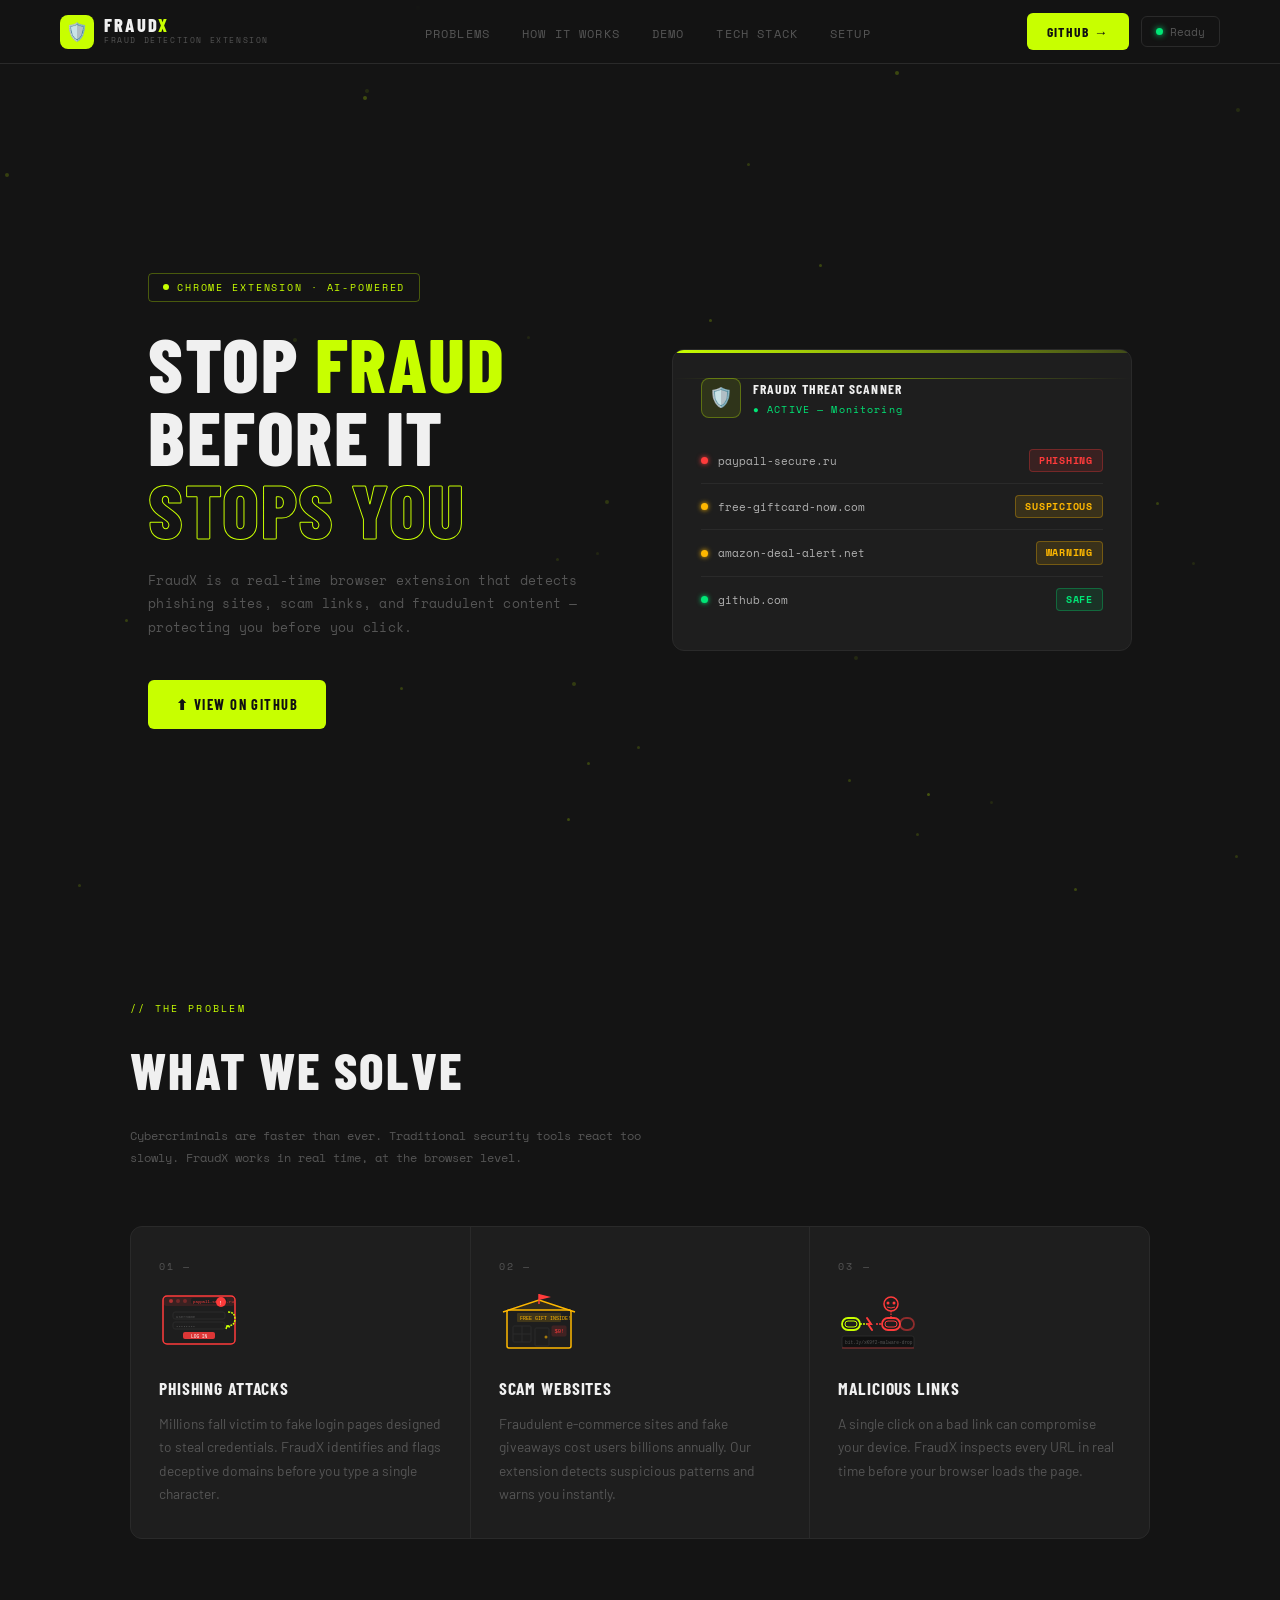
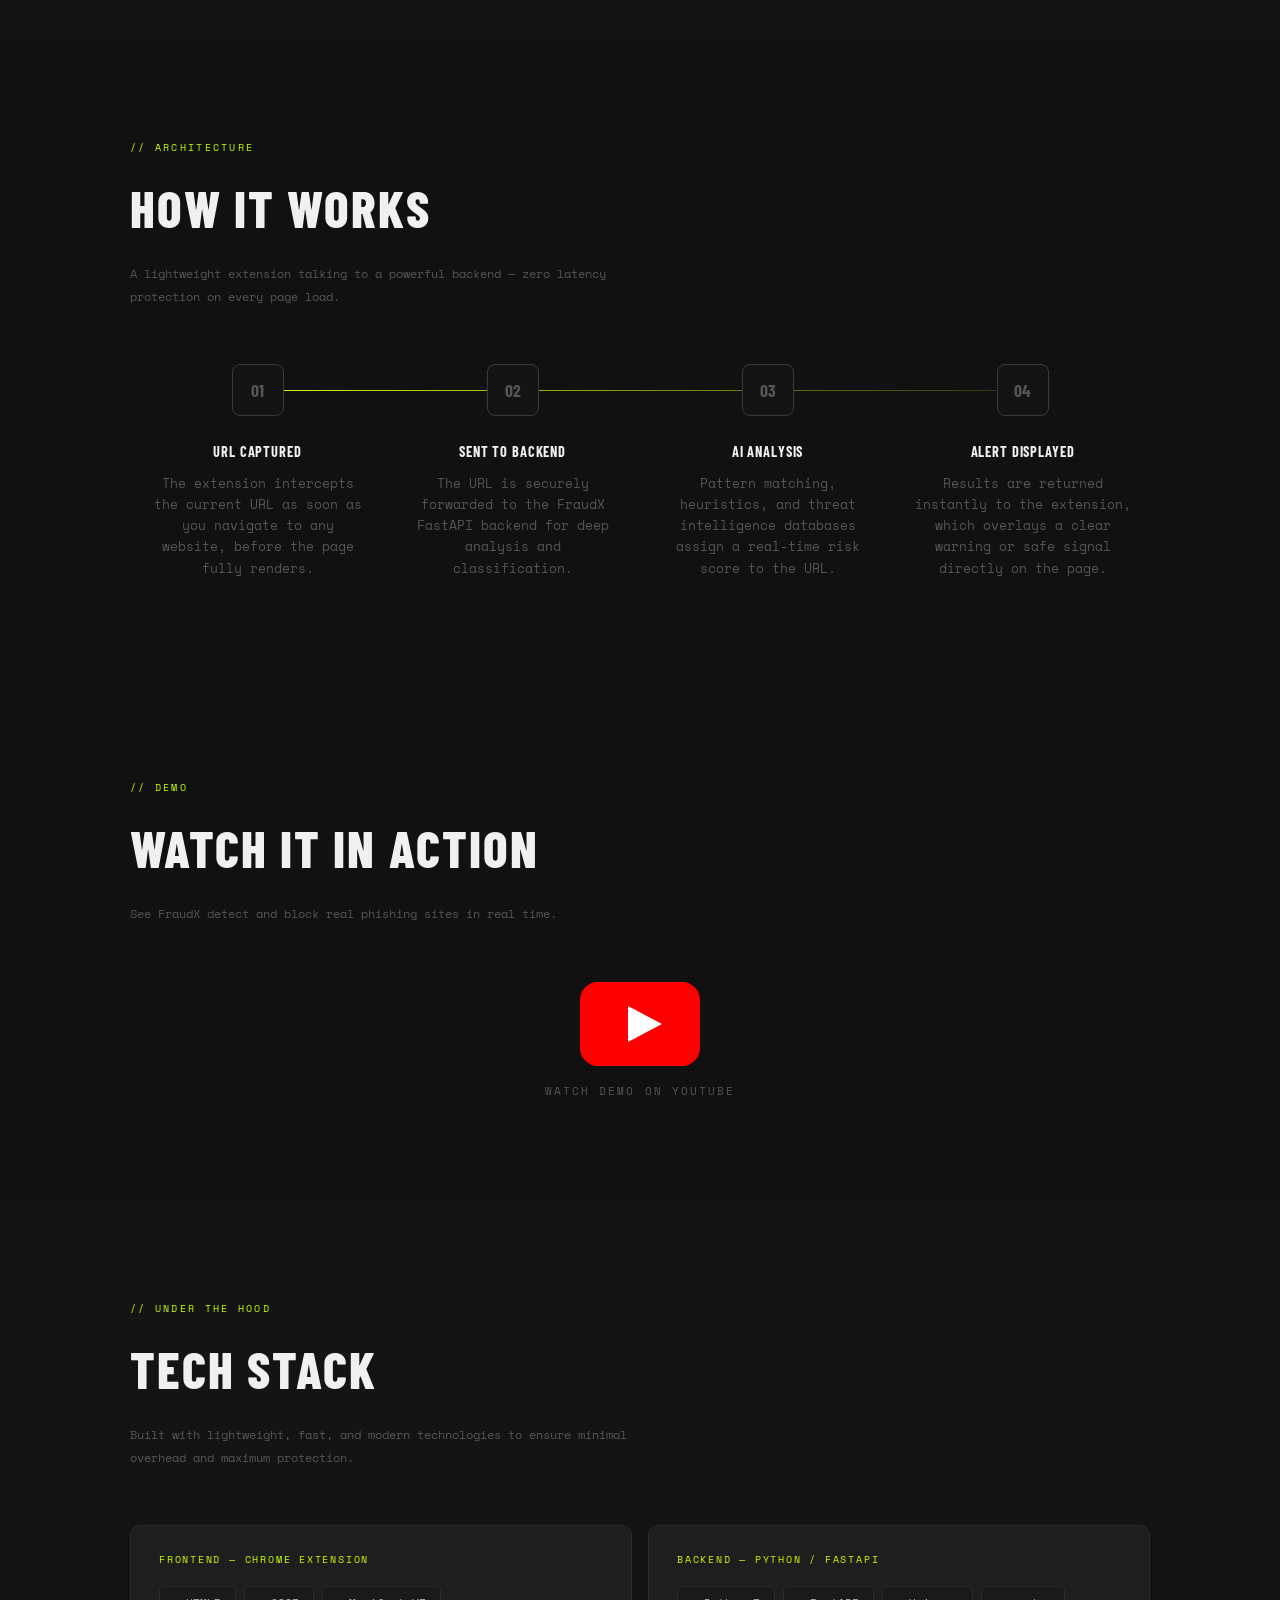
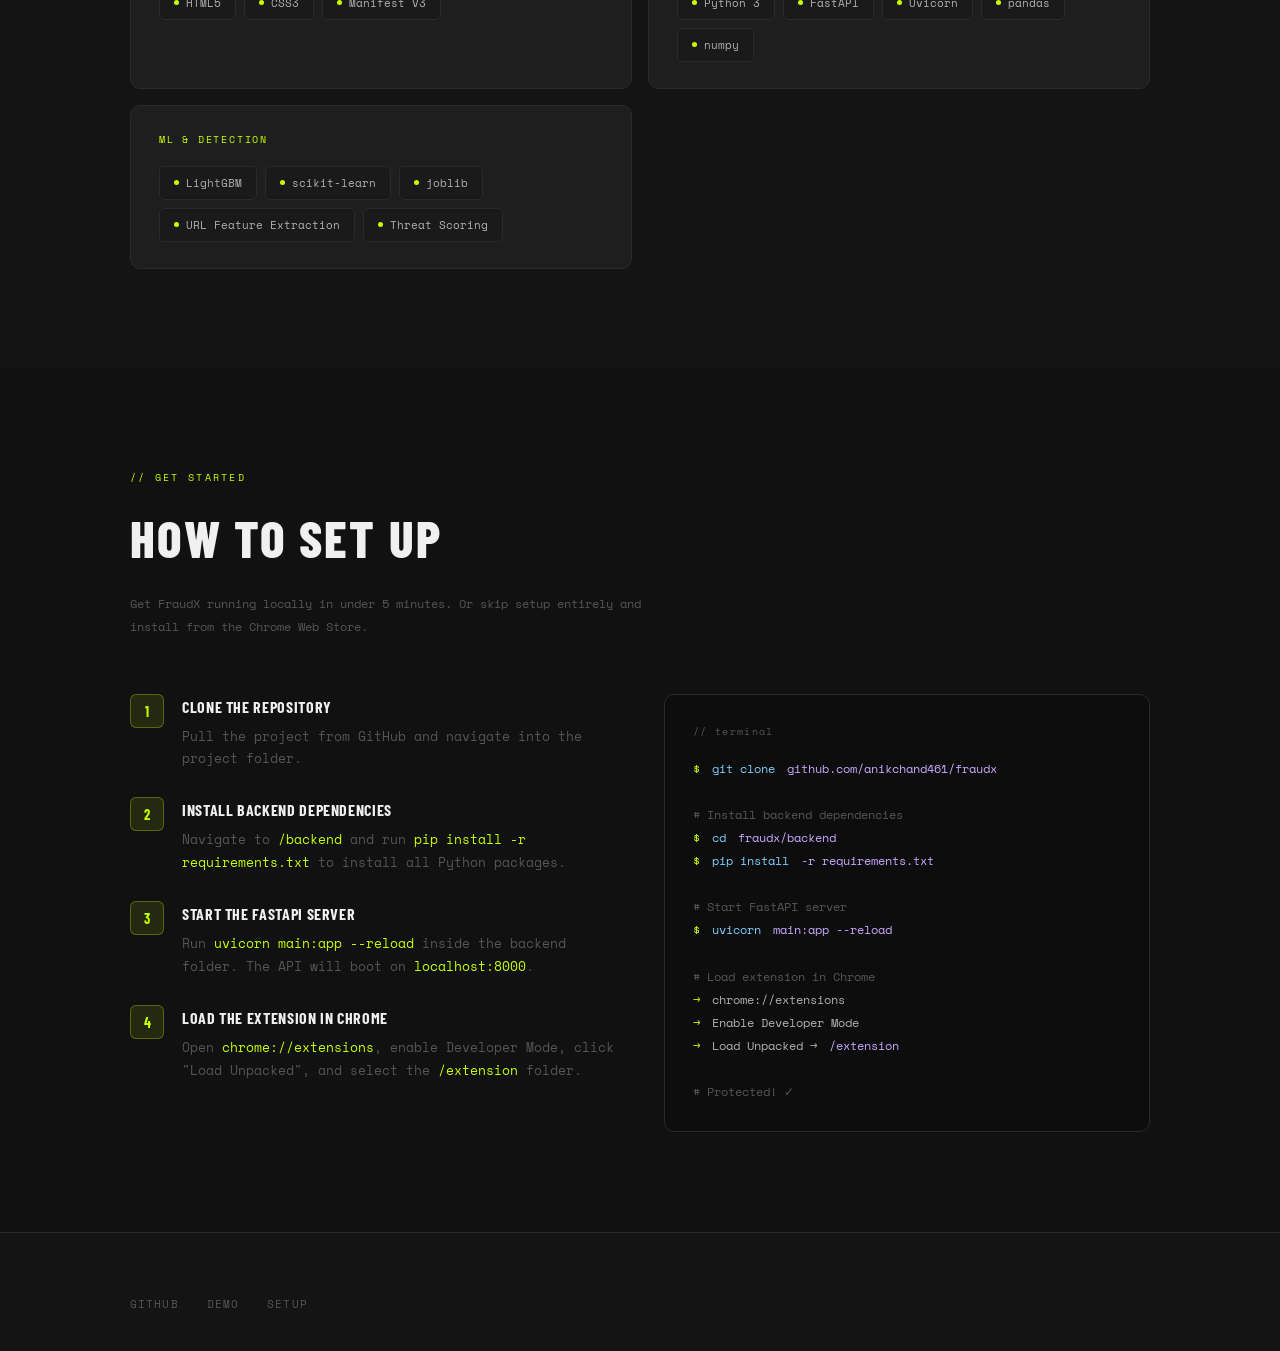
<file: frontend/index.html>
<!DOCTYPE html>
<html lang="en">
<head>
  <meta charset="UTF-8" />
  <meta name="viewport" content="width=device-width, initial-scale=1.0"/>
  <title>FraudX — Real-Time Fraud Detection Extension</title>
  <link rel="preconnect" href="https://fonts.googleapis.com">
  <link href="https://fonts.googleapis.com/css2?family=Space+Mono:wght@400;700&family=Barlow+Condensed:wght@400;600;700;800&family=Barlow:wght@400;500&display=swap" rel="stylesheet">
  <style>
    *, *::before, *::after { box-sizing: border-box; margin: 0; padding: 0; }

    :root {
      --bg:        #141414;
      --bg2:       #111111;
      --bg3:       #1a1a1a;
      --surface:   #1e1e1e;
      --surface2:  #252525;
      --border:    #2a2a2a;
      --border-hi: #3a3a3a;
      --lime:      #c8ff00;
      --lime-dim:  rgba(200,255,0,0.1);
      --lime-glow: rgba(200,255,0,0.25);
      --red:       #ff3b3b;
      --red-dim:   rgba(255,59,59,0.12);
      --amber:     #ffb800;
      --amber-dim: rgba(255,184,0,0.12);
      --green:     #00e676;
      --green-dim: rgba(0,230,118,0.1);
      --text:      #b0b0b0;
      --text-muted:#555555;
      --text-hi:   #f0f0f0;
      --mono:      'Space Mono', monospace;
      --display:   'Barlow Condensed', sans-serif;
      --body:      'Barlow', sans-serif;
    }

    html { scroll-behavior: smooth; }

    body {
      background: var(--bg);
      color: var(--text);
      font-family: var(--body);
      line-height: 1.6;
      overflow-x: hidden;
    }

    /* Scattered dot particles like LazyTune */
    .particles {
      position: fixed;
      inset: 0;
      pointer-events: none;
      z-index: 0;
      overflow: hidden;
    }
    .particles span {
      position: absolute;
      width: 3px; height: 3px;
      border-radius: 50%;
      background: var(--lime);
      opacity: 0.25;
    }

    /* ── NAV ── */
    nav {
      position: fixed;
      top: 0; left: 0; right: 0;
      z-index: 100;
      display: flex;
      align-items: center;
      justify-content: space-between;
      padding: 0 60px;
      height: 64px;
      background: rgba(20,20,20,0.92);
      backdrop-filter: blur(12px);
      border-bottom: 1px solid var(--border);
    }

    .nav-logo {
      display: flex;
      align-items: center;
      gap: 10px;
      text-decoration: none;
    }
    .nav-logo-icon {
      width: 34px; height: 34px;
      background: var(--lime);
      border-radius: 8px;
      display: flex; align-items: center; justify-content: center;
      font-size: 1.1rem;
    }
    .nav-logo-text {
      display: flex;
      flex-direction: column;
      gap: 0;
    }
    .nav-logo-name {
      font-family: var(--display);
      font-size: 1.15rem;
      font-weight: 800;
      color: var(--text-hi);
      letter-spacing: 0.12em;
      text-transform: uppercase;
      line-height: 1;
    }
    .nav-logo-sub {
      font-family: var(--mono);
      font-size: 0.5rem;
      color: var(--text-muted);
      letter-spacing: 0.2em;
      text-transform: uppercase;
    }

    .nav-links { display: flex; gap: 32px; list-style: none; }
    .nav-links a {
      font-family: var(--mono);
      font-size: 0.72rem;
      color: var(--text-muted);
      text-decoration: none;
      letter-spacing: 0.1em;
      text-transform: uppercase;
      transition: color 0.2s;
    }
    .nav-links a:hover { color: var(--lime); }

    .nav-right { display: flex; align-items: center; gap: 12px; }

    .nav-cta {
      font-family: var(--display);
      font-size: 0.85rem;
      font-weight: 700;
      padding: 8px 20px;
      background: var(--lime);
      color: #111;
      border: none;
      border-radius: 6px;
      cursor: pointer;
      letter-spacing: 0.1em;
      text-transform: uppercase;
      text-decoration: none;
      transition: background 0.2s, box-shadow 0.2s;
    }
    .nav-cta:hover {
      background: #d8ff20;
      box-shadow: 0 0 20px var(--lime-glow);
    }

    .nav-status {
      display: flex; align-items: center; gap: 7px;
      font-family: var(--mono);
      font-size: 0.7rem;
      color: var(--text-muted);
      padding: 6px 14px;
      border: 1px solid var(--border);
      border-radius: 6px;
    }
    .nav-status-dot {
      width: 7px; height: 7px;
      border-radius: 50%;
      background: var(--green);
      box-shadow: 0 0 6px var(--green);
      animation: pulse 2s infinite;
    }

    @keyframes pulse {
      0%,100% { opacity:1; }
      50% { opacity:0.5; }
    }

    section { position: relative; z-index: 1; }
    .container { max-width: 1100px; margin: 0 auto; padding: 0 40px; }

    /* ── HERO ── */
    #hero {
      min-height: 100vh;
      display: flex;
      align-items: center;
      padding-top: 100px;
    }

    .hero-inner {
      display: grid;
      grid-template-columns: 1fr 1fr;
      gap: 64px;
      align-items: center;
      width: 100%;
    }

    .hero-tag {
      display: inline-flex;
      align-items: center;
      gap: 8px;
      font-family: var(--mono);
      font-size: 0.65rem;
      letter-spacing: 0.18em;
      text-transform: uppercase;
      color: var(--lime);
      border: 1px solid rgba(200,255,0,0.3);
      padding: 5px 14px;
      border-radius: 4px;
      margin-bottom: 24px;
      animation: fadeUp 0.6s ease both;
    }
    .hero-tag::before {
      content: '';
      width: 6px; height: 6px;
      background: var(--lime);
      border-radius: 50%;
      animation: pulse 1.5s infinite;
    }

    h1 {
      font-family: var(--display);
      font-size: clamp(3rem, 6vw, 5rem);
      font-weight: 800;
      line-height: 0.95;
      color: var(--text-hi);
      margin-bottom: 24px;
      letter-spacing: 0.02em;
      text-transform: uppercase;
      animation: fadeUp 0.7s 0.1s ease both;
    }
    h1 .accent  { color: var(--lime); }
    h1 .accent2 { color: var(--lime); -webkit-text-stroke: 1px var(--lime); color: transparent; }

    .hero-desc {
      font-family: var(--mono);
      font-size: 0.82rem;
      color: var(--text-muted);
      margin-bottom: 40px;
      max-width: 460px;
      line-height: 1.8;
      letter-spacing: 0.02em;
      animation: fadeUp 0.7s 0.2s ease both;
    }

    .hero-actions {
      display: flex;
      gap: 14px;
      flex-wrap: wrap;
      animation: fadeUp 0.7s 0.3s ease both;
    }

    .btn-primary {
      font-family: var(--display);
      font-size: 0.9rem;
      font-weight: 700;
      padding: 13px 28px;
      background: var(--lime);
      color: #111;
      border: none;
      border-radius: 6px;
      cursor: pointer;
      letter-spacing: 0.1em;
      text-transform: uppercase;
      text-decoration: none;
      display: inline-flex;
      align-items: center;
      gap: 8px;
      transition: all 0.2s;
    }
    .btn-primary:hover {
      background: #d8ff20;
      box-shadow: 0 0 32px var(--lime-glow);
      transform: translateY(-2px);
    }

    .btn-ghost {
      font-family: var(--display);
      font-size: 0.9rem;
      font-weight: 600;
      padding: 12px 28px;
      background: transparent;
      color: var(--text);
      border: 1px solid var(--border-hi);
      border-radius: 6px;
      cursor: pointer;
      letter-spacing: 0.1em;
      text-transform: uppercase;
      text-decoration: none;
      display: inline-block;
      transition: all 0.2s;
    }
    .btn-ghost:hover {
      border-color: var(--lime);
      color: var(--lime);
      transform: translateY(-2px);
    }

    .hero-visual { animation: fadeUp 0.8s 0.2s ease both; }

    /* Shield card */
    .shield-card {
      background: var(--surface);
      border: 1px solid var(--border);
      border-radius: 12px;
      padding: 28px;
      position: relative;
      overflow: hidden;
    }
    .shield-card::before {
      content: '';
      position: absolute;
      top: 0; left: 0; right: 0;
      height: 3px;
      background: linear-gradient(90deg, var(--lime), rgba(200,255,0,0.2));
    }

    .scan-line {
      position: absolute;
      left: 0; right: 0;
      height: 1px;
      background: linear-gradient(90deg, transparent, var(--lime), transparent);
      opacity: 0.4;
      animation: scan 3s linear infinite;
    }
    @keyframes scan { 0% { top: 3px; } 100% { top: 100%; } }

    .shield-header { display: flex; align-items: center; gap: 12px; margin-bottom: 20px; }
    .shield-icon {
      width: 40px; height: 40px;
      background: var(--lime-dim);
      border: 1px solid rgba(200,255,0,0.3);
      border-radius: 8px;
      display: flex; align-items: center; justify-content: center;
      font-size: 1.2rem;
    }
    .shield-title {
      font-family: var(--display);
      font-size: 0.85rem;
      font-weight: 700;
      color: var(--text-hi);
      letter-spacing: 0.08em;
      text-transform: uppercase;
    }
    .shield-status {
      font-family: var(--mono);
      font-size: 0.6rem;
      color: var(--green);
      letter-spacing: 0.12em;
      margin-top: 2px;
    }

    .threat-list { list-style: none; }
    .threat-item {
      display: flex; align-items: center; justify-content: space-between;
      padding: 11px 0;
      border-bottom: 1px solid var(--border);
      font-family: var(--mono);
      font-size: 0.7rem;
    }
    .threat-item:last-child { border-bottom: none; }
    .threat-label { display: flex; align-items: center; gap: 10px; color: var(--text); }
    .threat-dot { width: 7px; height: 7px; border-radius: 50%; flex-shrink: 0; }
    .threat-dot.red    { background: var(--red);   box-shadow: 0 0 5px var(--red); }
    .threat-dot.yellow { background: var(--amber); box-shadow: 0 0 5px var(--amber); }
    .threat-dot.green  { background: var(--green); box-shadow: 0 0 5px var(--green); }
    .threat-score {
      font-size: 0.6rem;
      font-weight: 700;
      padding: 3px 9px;
      border-radius: 4px;
      letter-spacing: 0.08em;
    }
    .score-danger { background: var(--red-dim);   color: var(--red);   border: 1px solid rgba(255,59,59,0.3); }
    .score-warn   { background: var(--amber-dim); color: var(--amber); border: 1px solid rgba(255,184,0,0.3); }
    .score-safe   { background: var(--green-dim); color: var(--green); border: 1px solid rgba(0,230,118,0.3); }

    /* ── SHARED SECTIONS ── */
    #problems     { padding: 100px 0; }
    #how-it-works { padding: 100px 0; background: var(--bg2); }
    #tech-stack   { padding: 100px 0; }
    #setup        { padding: 100px 0; background: var(--bg2); }

    .section-label {
      font-family: var(--mono);
      font-size: 0.65rem;
      letter-spacing: 0.22em;
      text-transform: uppercase;
      color: var(--lime);
      margin-bottom: 12px;
    }
    h2 {
      font-family: var(--display);
      font-size: clamp(2rem, 4vw, 3.2rem);
      font-weight: 800;
      color: var(--text-hi);
      margin-bottom: 14px;
      letter-spacing: 0.04em;
      text-transform: uppercase;
    }
    .section-sub {
      font-family: var(--mono);
      font-size: 0.78rem;
      color: var(--text-muted);
      max-width: 540px;
      margin-bottom: 56px;
      line-height: 1.8;
    }

    /* ── PROBLEMS ── */
    .problems-grid {
      display: grid;
      grid-template-columns: repeat(3, 1fr);
      gap: 1px;
      background: var(--border);
      border: 1px solid var(--border);
      border-radius: 12px;
      overflow: hidden;
    }
    .problem-card {
      background: var(--surface);
      padding: 32px 28px;
      position: relative;
      overflow: hidden;
      transition: background 0.3s;
    }
    .problem-card:hover { background: var(--surface2); }
    .problem-card::after {
      content: '';
      position: absolute;
      bottom: 0; left: 0; right: 0;
      height: 2px;
      background: var(--lime);
      transform: scaleX(0);
      transform-origin: left;
      transition: transform 0.3s;
    }
    .problem-card:hover::after { transform: scaleX(1); }

    .problem-num {
      font-family: var(--mono);
      font-size: 0.6rem;
      color: var(--text-muted);
      letter-spacing: 0.22em;
      margin-bottom: 18px;
    }
    .problem-svg { width: 80px; height: 64px; display: block; margin-bottom: 18px; }
    .problem-title {
      font-family: var(--display);
      font-size: 1.1rem;
      font-weight: 700;
      color: var(--text-hi);
      margin-bottom: 10px;
      letter-spacing: 0.05em;
      text-transform: uppercase;
    }
    .problem-desc { font-size: 0.86rem; color: var(--text-muted); line-height: 1.7; }

    /* ── HOW IT WORKS ── */
    .steps {
      display: grid;
      grid-template-columns: repeat(4, 1fr);
      gap: 0;
      position: relative;
      margin-top: 56px;
    }
    .steps::before {
      content: '';
      position: absolute;
      top: 26px; left: 13%; right: 13%;
      height: 1px;
      background: linear-gradient(90deg, var(--lime), rgba(200,255,0,0.15));
      z-index: 0;
    }
    .step {
      display: flex; flex-direction: column; align-items: center;
      text-align: center; padding: 0 18px;
      position: relative; z-index: 1;
    }
    .step-num {
      width: 52px; height: 52px;
      background: var(--bg);
      border: 1px solid var(--border-hi);
      border-radius: 8px;
      display: flex; align-items: center; justify-content: center;
      font-family: var(--display); font-size: 1.1rem; font-weight: 700;
      color: var(--text-muted);
      margin-bottom: 24px;
      transition: all 0.25s;
    }
    .step:hover .step-num {
      border-color: var(--lime);
      color: var(--lime);
      background: var(--lime-dim);
      box-shadow: 0 0 16px var(--lime-glow);
    }
    .step-title {
      font-family: var(--display);
      font-size: 0.9rem; font-weight: 700;
      color: var(--text-hi);
      margin-bottom: 10px;
      text-transform: uppercase;
      letter-spacing: 0.06em;
    }
    .step-desc { font-size: 0.8rem; color: var(--text-muted); line-height: 1.65; font-family: var(--mono); }

    /* ── DEMO ── */
    #demo { padding: 100px 0; background: var(--bg2); }

    .yt-widget {
      margin-top: 48px;
      display: flex;
      flex-direction: column;
      align-items: center;
    }
    .yt-logo-btn {
      display: flex;
      flex-direction: column;
      align-items: center;
      gap: 16px;
      text-decoration: none;
      transition: transform 0.25s;
    }
    .yt-logo-btn:hover { transform: scale(1.06); }
    .yt-logo-btn:hover .yt-svg { filter: drop-shadow(0 0 24px rgba(255,0,0,0.6)); }
    .yt-svg { transition: filter 0.3s; }
    .yt-logo-label {
      font-family: var(--mono);
      font-size: 0.7rem;
      letter-spacing: 0.18em;
      text-transform: uppercase;
      color: var(--text-muted);
    }

    /* ── TECH STACK ── */
    .tech-grid {
      display: grid;
      grid-template-columns: repeat(2, 1fr);
      gap: 16px;
      margin-top: 56px;
    }
    .tech-category {
      background: var(--surface);
      border: 1px solid var(--border);
      border-radius: 10px;
      padding: 26px 28px;
      transition: border-color 0.3s;
    }
    .tech-category:hover { border-color: var(--border-hi); }
    .tech-cat-label {
      font-family: var(--mono);
      font-size: 0.62rem;
      letter-spacing: 0.18em;
      text-transform: uppercase;
      color: var(--lime);
      margin-bottom: 18px;
    }
    .tech-items { display: flex; flex-wrap: wrap; gap: 8px; }
    .tech-item {
      display: flex; align-items: center; gap: 7px;
      background: var(--bg3);
      border: 1px solid var(--border);
      border-radius: 5px;
      padding: 7px 14px;
      font-family: var(--mono);
      font-size: 0.7rem;
      color: var(--text);
      transition: all 0.2s;
    }
    .tech-item:hover { border-color: var(--lime); color: var(--lime); background: var(--lime-dim); }
    .tech-dot { width: 5px; height: 5px; border-radius: 50%; background: var(--lime); flex-shrink: 0; }

    /* ── SETUP ── */
    .setup-grid {
      display: grid;
      grid-template-columns: 1fr 1fr;
      gap: 48px;
      margin-top: 56px;
    }
    .setup-step { display: flex; gap: 18px; margin-bottom: 28px; }
    .setup-step-num {
      width: 34px; height: 34px;
      background: var(--lime-dim);
      border: 1px solid rgba(200,255,0,0.3);
      border-radius: 6px;
      display: flex; align-items: center; justify-content: center;
      font-family: var(--display); font-size: 0.9rem; font-weight: 700;
      color: var(--lime);
      flex-shrink: 0;
    }
    .setup-step-content h4 {
      font-family: var(--display);
      font-size: 1rem; font-weight: 700;
      color: var(--text-hi); margin-bottom: 5px;
      letter-spacing: 0.04em;
      text-transform: uppercase;
    }
    .setup-step-content p {
      font-size: 0.82rem;
      font-family: var(--mono);
      color: var(--text-muted); line-height: 1.7;
    }
    .setup-step-content code {
      color: var(--lime);
      font-family: var(--mono);
      font-size: 0.8rem;
    }

    .code-block {
      background: #0d0d0d;
      border: 1px solid var(--border);
      border-radius: 10px;
      padding: 28px;
      font-family: var(--mono); font-size: 0.78rem;
      line-height: 1.85; color: var(--text);
      position: relative;
    }
    .code-block::before {
      content: '// terminal';
      display: block; font-size: 0.6rem;
      color: var(--text-muted); margin-bottom: 16px; letter-spacing: 0.14em;
    }
    .code-line { display: flex; gap: 12px; }
    .code-prompt { color: var(--lime); user-select: none; }
    .code-cmd    { color: #7dcfff; }
    .code-comment{ color: var(--text-muted); }
    .code-path   { color: #c8a8ff; }

    /* ── FOOTER ── */
    footer {
      padding: 56px 0 36px;
      border-top: 1px solid var(--border);
      position: relative; z-index: 1;
    }
    .footer-inner {
      display: flex; align-items: center;
      justify-content: space-between;
      flex-wrap: wrap; gap: 20px;
    }
    .footer-logo {
      font-family: var(--display);
      font-size: 1.1rem; font-weight: 800;
      color: var(--text-hi);
      letter-spacing: 0.1em;
      text-transform: uppercase;
    }
    .footer-logo span { color: var(--lime); }
    .footer-links { display: flex; gap: 28px; list-style: none; }
    .footer-links a {
      font-family: var(--mono);
      font-size: 0.7rem;
      color: var(--text-muted);
      text-decoration: none;
      letter-spacing: 0.1em;
      text-transform: uppercase;
      transition: color 0.2s;
    }
    .footer-links a:hover { color: var(--lime); }
    .footer-copy {
      font-family: var(--mono);
      font-size: 0.62rem;
      color: var(--text-muted);
      letter-spacing: 0.08em;
    }

    @keyframes fadeUp {
      from { opacity: 0; transform: translateY(22px); }
      to   { opacity: 1; transform: translateY(0); }
    }
    .reveal {
      opacity: 0; transform: translateY(28px);
      transition: opacity 0.65s ease, transform 0.65s ease;
    }
    .reveal.visible { opacity: 1; transform: translateY(0); }

    @media (max-width: 900px) {
      nav { padding: 0 24px; }
      .nav-links { display: none; }
      .hero-inner { grid-template-columns: 1fr; }
      .problems-grid { grid-template-columns: 1fr; }
      .steps { grid-template-columns: 1fr 1fr; }
      .steps::before { display: none; }
      .tech-grid { grid-template-columns: 1fr; }
      .setup-grid { grid-template-columns: 1fr; }
      .footer-inner { flex-direction: column; align-items: flex-start; }
    }
  </style>
</head>
<body>

<!-- Scattered dot particles -->
<div class="particles" id="particles"></div>

<nav>
  <a class="nav-logo" href="#">
    <div class="nav-logo-icon">🛡️</div>
    <div class="nav-logo-text">
      <span class="nav-logo-name">FRAUD<span style="color:var(--lime)">X</span></span>
      <span class="nav-logo-sub">Fraud Detection Extension</span>
    </div>
  </a>
  <ul class="nav-links">
    <li><a href="#problems">Problems</a></li>
    <li><a href="#how-it-works">How It Works</a></li>
    <li><a href="#demo">Demo</a></li>
    <li><a href="#tech-stack">Tech Stack</a></li>
    <li><a href="#setup">Setup</a></li>
  </ul>
  <div class="nav-right">
    <a href="https://github.com/anikchand461/fraudx" target="_blank" class="nav-cta">GitHub →</a>
    <div class="nav-status"><span class="nav-status-dot"></span>Ready</div>
  </div>
</nav>

<!-- HERO -->
<section id="hero">
  <div class="container">
    <div class="hero-inner">
      <div>
        <div class="hero-tag">Chrome Extension · AI-Powered</div>
        <h1>Stop <span class="accent">Fraud</span><br>Before It<br><span class="accent2">Stops You</span></h1>
        <p class="hero-desc">FraudX is a real-time browser extension that detects phishing sites, scam links, and fraudulent content — protecting you before you click.</p>
        <div class="hero-actions">
          <a href="https://github.com/anikchand461/fraudx" target="_blank" class="btn-primary">⬆ View on GitHub</a>
        </div>
      </div>

      <div class="hero-visual">
        <div class="shield-card">
          <div class="scan-line"></div>
          <div class="shield-header">
            <div class="shield-icon">🛡️</div>
            <div>
              <div class="shield-title">FraudX Threat Scanner</div>
              <div class="shield-status">● ACTIVE — Monitoring</div>
            </div>
          </div>
          <ul class="threat-list">
            <li class="threat-item">
              <span class="threat-label"><span class="threat-dot red"></span>paypall-secure.ru</span>
              <span class="threat-score score-danger">PHISHING</span>
            </li>
            <li class="threat-item">
              <span class="threat-label"><span class="threat-dot yellow"></span>free-giftcard-now.com</span>
              <span class="threat-score score-warn">SUSPICIOUS</span>
            </li>
            <li class="threat-item">
              <span class="threat-label"><span class="threat-dot yellow"></span>amazon-deal-alert.net</span>
              <span class="threat-score score-warn">WARNING</span>
            </li>
            <li class="threat-item">
              <span class="threat-label"><span class="threat-dot green"></span>github.com</span>
              <span class="threat-score score-safe">SAFE</span>
            </li>
          </ul>
        </div>
      </div>
    </div>
  </div>
</section>

<!-- PROBLEMS -->
<section id="problems">
  <div class="container">
    <div class="reveal">
      <div class="section-label">// The Problem</div>
      <h2>What We Solve</h2>
      <p class="section-sub">Cybercriminals are faster than ever. Traditional security tools react too slowly. FraudX works in real time, at the browser level.</p>
    </div>
    <div class="problems-grid reveal">
      <div class="problem-card">
        <div class="problem-num">01 —</div>
        <svg class="problem-svg" viewBox="0 0 80 64" xmlns="http://www.w3.org/2000/svg">
          <rect x="4" y="4" width="72" height="48" rx="4" fill="none" stroke="#ff3b3b" stroke-width="1.5"/>
          <rect x="4" y="4" width="72" height="10" rx="4" fill="#ff3b3b" opacity="0.12"/>
          <circle cx="12" cy="9" r="2" fill="#ff3b3b" opacity="0.6"/>
          <circle cx="19" cy="9" r="2" fill="#ff3b3b" opacity="0.3"/>
          <circle cx="26" cy="9" r="2" fill="#ff3b3b" opacity="0.3"/>
          <rect x="32" y="6" width="36" height="6" rx="2" fill="#1e1e1e"/>
          <text x="34" y="11" font-size="4" fill="#ff3b3b" font-family="monospace">paypall-secure.ru</text>
          <rect x="14" y="20" width="52" height="7" rx="2" fill="none" stroke="#2a2a2a" stroke-width="1"/>
          <text x="17" y="25.5" font-size="4" fill="#555" font-family="monospace">username</text>
          <rect x="14" y="30" width="52" height="7" rx="2" fill="none" stroke="#2a2a2a" stroke-width="1"/>
          <text x="17" y="35.5" font-size="4" fill="#555" font-family="monospace">••••••••</text>
          <rect x="24" y="40" width="32" height="7" rx="2" fill="#ff3b3b" opacity="0.85"/>
          <text x="32" y="45.5" font-size="4.5" fill="white" font-family="monospace">LOG IN</text>
          <path d="M68 34 Q76 34 76 27 Q76 20 69 20" fill="none" stroke="#c8ff00" stroke-width="1.5" stroke-dasharray="2,1"/>
          <path d="M67 37 L68 34 L71 35" fill="none" stroke="#c8ff00" stroke-width="1.5"/>
          <circle cx="62" cy="10" r="5" fill="#ff3b3b"/>
          <text x="59.5" y="12.5" font-size="6" fill="white" font-family="monospace">!</text>
        </svg>
        <div class="problem-title">Phishing Attacks</div>
        <p class="problem-desc">Millions fall victim to fake login pages designed to steal credentials. FraudX identifies and flags deceptive domains before you type a single character.</p>
      </div>

      <div class="problem-card">
        <div class="problem-num">02 —</div>
        <svg class="problem-svg" viewBox="0 0 80 64" xmlns="http://www.w3.org/2000/svg">
          <rect x="8" y="18" width="64" height="38" rx="2" fill="none" stroke="#ffb800" stroke-width="1.5"/>
          <path d="M4 20 L40 8 L76 20" fill="none" stroke="#ffb800" stroke-width="1.5"/>
          <path d="M8 18 L40 8 L72 18" fill="#ffb800" opacity="0.08"/>
          <rect x="18" y="21" width="44" height="9" rx="1" fill="#ffb800" opacity="0.15"/>
          <text x="21" y="28" font-size="5" fill="#ffb800" font-family="monospace">FREE GIFT INSIDE!</text>
          <rect x="14" y="34" width="18" height="16" rx="1" fill="none" stroke="#2a2a2a" stroke-width="1"/>
          <line x1="23" y1="34" x2="23" y2="50" stroke="#2a2a2a" stroke-width="1"/>
          <line x1="14" y1="42" x2="32" y2="42" stroke="#2a2a2a" stroke-width="1"/>
          <rect x="36" y="36" width="14" height="18" rx="1" fill="none" stroke="#2a2a2a" stroke-width="1"/>
          <circle cx="47" cy="45" r="1.5" fill="#ffb800" opacity="0.6"/>
          <rect x="53" y="34" width="14" height="10" rx="1" fill="#ff3b3b" opacity="0.15" stroke="#ff3b3b" stroke-width="1"/>
          <text x="55.5" y="41" font-size="5.5" fill="#ff3b3b" font-family="monospace">$0!</text>
          <line x1="40" y1="2" x2="40" y2="12" stroke="#ff3b3b" stroke-width="1.5"/>
          <polygon points="40,2 52,5 40,8" fill="#ff3b3b"/>
        </svg>
        <div class="problem-title">Scam Websites</div>
        <p class="problem-desc">Fraudulent e-commerce sites and fake giveaways cost users billions annually. Our extension detects suspicious patterns and warns you instantly.</p>
      </div>

      <div class="problem-card">
        <div class="problem-num">03 —</div>
        <svg class="problem-svg" viewBox="0 0 80 64" xmlns="http://www.w3.org/2000/svg">
          <rect x="4" y="26" width="18" height="12" rx="6" fill="none" stroke="#c8ff00" stroke-width="1.8"/>
          <rect x="7" y="29" width="12" height="6" rx="3" fill="none" stroke="#c8ff00" stroke-width="1"/>
          <line x1="22" y1="32" x2="30" y2="32" stroke="#c8ff00" stroke-width="1.5" stroke-dasharray="2,1"/>
          <path d="M29 26 L33 32 L30 32 L34 38" fill="none" stroke="#ff3b3b" stroke-width="2" stroke-linecap="round"/>
          <rect x="44" y="26" width="18" height="12" rx="6" fill="none" stroke="#ff3b3b" stroke-width="1.8"/>
          <rect x="47" y="29" width="12" height="6" rx="3" fill="none" stroke="#ff3b3b" stroke-width="1"/>
          <line x1="38" y1="32" x2="44" y2="32" stroke="#ff3b3b" stroke-width="1.5" stroke-dasharray="2,1"/>
          <rect x="62" y="26" width="14" height="12" rx="6" fill="none" stroke="#ff3b3b" stroke-width="1.8" opacity="0.5"/>
          <circle cx="53" cy="12" r="7" fill="none" stroke="#ff3b3b" stroke-width="1.5"/>
          <circle cx="50" cy="11" r="1.5" fill="#ff3b3b"/>
          <circle cx="56" cy="11" r="1.5" fill="#ff3b3b"/>
          <path d="M49 15 Q53 17 57 15" fill="none" stroke="#ff3b3b" stroke-width="1"/>
          <line x1="53" y1="19" x2="53" y2="26" stroke="#ff3b3b" stroke-width="1.2" stroke-dasharray="1.5,1"/>
          <rect x="4" y="44" width="72" height="12" rx="2" fill="#111" stroke="#2a2a2a" stroke-width="1"/>
          <text x="7" y="52" font-size="4.5" fill="#555" font-family="monospace">bit.ly/xK9f2-malware-drop</text>
          <line x1="4" y1="56" x2="76" y2="56" stroke="#ff3b3b" stroke-width="1" opacity="0.5"/>
        </svg>
        <div class="problem-title">Malicious Links</div>
        <p class="problem-desc">A single click on a bad link can compromise your device. FraudX inspects every URL in real time before your browser loads the page.</p>
      </div>
    </div>
  </div>
</section>

<!-- HOW IT WORKS -->
<section id="how-it-works">
  <div class="container">
    <div class="reveal">
      <div class="section-label">// Architecture</div>
      <h2>How It Works</h2>
      <p class="section-sub">A lightweight extension talking to a powerful backend — zero latency protection on every page load.</p>
    </div>
    <div class="steps reveal">
      <div class="step">
        <div class="step-num">01</div>
        <div class="step-title">URL Captured</div>
        <p class="step-desc">The extension intercepts the current URL as soon as you navigate to any website, before the page fully renders.</p>
      </div>
      <div class="step">
        <div class="step-num">02</div>
        <div class="step-title">Sent to Backend</div>
        <p class="step-desc">The URL is securely forwarded to the FraudX FastAPI backend for deep analysis and classification.</p>
      </div>
      <div class="step">
        <div class="step-num">03</div>
        <div class="step-title">AI Analysis</div>
        <p class="step-desc">Pattern matching, heuristics, and threat intelligence databases assign a real-time risk score to the URL.</p>
      </div>
      <div class="step">
        <div class="step-num">04</div>
        <div class="step-title">Alert Displayed</div>
        <p class="step-desc">Results are returned instantly to the extension, which overlays a clear warning or safe signal directly on the page.</p>
      </div>
    </div>
  </div>
</section>

<!-- DEMO VIDEO -->
<section id="demo">
  <div class="container">
    <div class="reveal">
      <div class="section-label">// Demo</div>
      <h2>Watch It In Action</h2>
      <p class="section-sub">See FraudX detect and block real phishing sites in real time.</p>
    </div>
    <div class="yt-widget reveal">
      <a class="yt-logo-btn" href="https://youtu.be/doMAZ9XPUYI" target="_blank" rel="noopener" title="Watch FraudX Demo on YouTube">
        <svg class="yt-svg" width="120" height="84" viewBox="0 0 120 84" xmlns="http://www.w3.org/2000/svg">
          <rect width="120" height="84" rx="18" fill="#FF0000"/>
          <polygon points="48,24 48,60 82,42" fill="white"/>
        </svg>
        <span class="yt-logo-label">Watch Demo on YouTube</span>
      </a>
    </div>
  </div>
</section>

<!-- TECH STACK -->
<section id="tech-stack">
  <div class="container">
    <div class="reveal">
      <div class="section-label">// Under the Hood</div>
      <h2>Tech Stack</h2>
      <p class="section-sub">Built with lightweight, fast, and modern technologies to ensure minimal overhead and maximum protection.</p>
    </div>
    <div class="tech-grid reveal">
      <div class="tech-category">
        <div class="tech-cat-label">Frontend — Chrome Extension</div>
        <div class="tech-items">
          <div class="tech-item"><span class="tech-dot"></span>HTML5</div>
          <div class="tech-item"><span class="tech-dot"></span>CSS3</div>
          <div class="tech-item"><span class="tech-dot"></span>Manifest V3</div>
        </div>
      </div>
      <div class="tech-category">
        <div class="tech-cat-label">Backend — Python / FastAPI</div>
        <div class="tech-items">
          <div class="tech-item"><span class="tech-dot"></span>Python 3</div>
          <div class="tech-item"><span class="tech-dot"></span>FastAPI</div>
          <div class="tech-item"><span class="tech-dot"></span>Uvicorn</div>
          <div class="tech-item"><span class="tech-dot"></span>pandas</div>
          <div class="tech-item"><span class="tech-dot"></span>numpy</div>
        </div>
      </div>
      <div class="tech-category">
        <div class="tech-cat-label">ML & Detection</div>
        <div class="tech-items">
          <div class="tech-item"><span class="tech-dot"></span>LightGBM</div>
          <div class="tech-item"><span class="tech-dot"></span>scikit-learn</div>
          <div class="tech-item"><span class="tech-dot"></span>joblib</div>
          <div class="tech-item"><span class="tech-dot"></span>URL Feature Extraction</div>
          <div class="tech-item"><span class="tech-dot"></span>Threat Scoring</div>
        </div>
      </div>
    </div>
  </div>
</section>

<!-- SETUP -->
<section id="setup">
  <div class="container">
    <div class="reveal">
      <div class="section-label">// Get Started</div>
      <h2>How to Set Up</h2>
      <p class="section-sub">Get FraudX running locally in under 5 minutes. Or skip setup entirely and install from the Chrome Web Store.</p>
    </div>
    <div class="setup-grid reveal">
      <div>
        <div class="setup-step">
          <div class="setup-step-num">1</div>
          <div class="setup-step-content">
            <h4>Clone the Repository</h4>
            <p>Pull the project from GitHub and navigate into the project folder.</p>
          </div>
        </div>
        <div class="setup-step">
          <div class="setup-step-num">2</div>
          <div class="setup-step-content">
            <h4>Install Backend Dependencies</h4>
            <p>Navigate to <code>/backend</code> and run <code>pip install -r requirements.txt</code> to install all Python packages.</p>
          </div>
        </div>
        <div class="setup-step">
          <div class="setup-step-num">3</div>
          <div class="setup-step-content">
            <h4>Start the FastAPI Server</h4>
            <p>Run <code>uvicorn main:app --reload</code> inside the backend folder. The API will boot on <code>localhost:8000</code>.</p>
          </div>
        </div>
        <div class="setup-step">
          <div class="setup-step-num">4</div>
          <div class="setup-step-content">
            <h4>Load the Extension in Chrome</h4>
            <p>Open <code>chrome://extensions</code>, enable Developer Mode, click "Load Unpacked", and select the <code>/extension</code> folder.</p>
          </div>
        </div>
      </div>

      <div class="code-block">
        <div class="code-line"><span class="code-prompt">$</span><span class="code-cmd"> git clone</span> <span class="code-path">github.com/anikchand461/fraudx</span></div>
        <br>
        <div class="code-line"><span class="code-comment"># Install backend dependencies</span></div>
        <div class="code-line"><span class="code-prompt">$</span><span class="code-cmd"> cd</span> <span class="code-path">fraudx/backend</span></div>
        <div class="code-line"><span class="code-prompt">$</span><span class="code-cmd"> pip install</span> <span class="code-path">-r requirements.txt</span></div>
        <br>
        <div class="code-line"><span class="code-comment"># Start FastAPI server</span></div>
        <div class="code-line"><span class="code-prompt">$</span><span class="code-cmd"> uvicorn</span> <span class="code-path">main:app --reload</span></div>
        <br>
        <div class="code-line"><span class="code-comment"># Load extension in Chrome</span></div>
        <div class="code-line"><span class="code-prompt">→</span><span> chrome://extensions</span></div>
        <div class="code-line"><span class="code-prompt">→</span><span> Enable Developer Mode</span></div>
        <div class="code-line"><span class="code-prompt">→</span><span> Load Unpacked →</span> <span class="code-path"> /extension</span></div>
        <br>
        <div class="code-line"><span class="code-comment"># Protected! ✓</span></div>
      </div>
    </div>
  </div>
</section>

<footer>
  <div class="container">
    <div class="footer-inner">
      <ul class="footer-links">
        <li><a href="https://github.com/anikchand461/fraudx" target="_blank">GitHub</a></li>
        <li><a href="#demo">Demo</a></li>
        <li><a href="#setup">Setup</a></li>
      </ul>
    </div>
  </div>
</footer>

<script>
  // Scatter dot particles like LazyTune
  const container = document.getElementById('particles');
  for (let i = 0; i < 38; i++) {
    const dot = document.createElement('span');
    dot.style.left  = Math.random() * 100 + '%';
    dot.style.top   = Math.random() * 100 + '%';
    dot.style.opacity = (Math.random() * 0.2 + 0.08).toFixed(2);
    dot.style.width  = dot.style.height = (Math.random() > 0.7 ? '4px' : '3px');
    container.appendChild(dot);
  }

  // Scroll reveal
  const reveals = document.querySelectorAll('.reveal');
  const obs = new IntersectionObserver((entries) => {
    entries.forEach(e => { if (e.isIntersecting) e.target.classList.add('visible'); });
  }, { threshold: 0.12 });
  reveals.forEach(el => obs.observe(el));
</script>
</body>
</html>
</file>
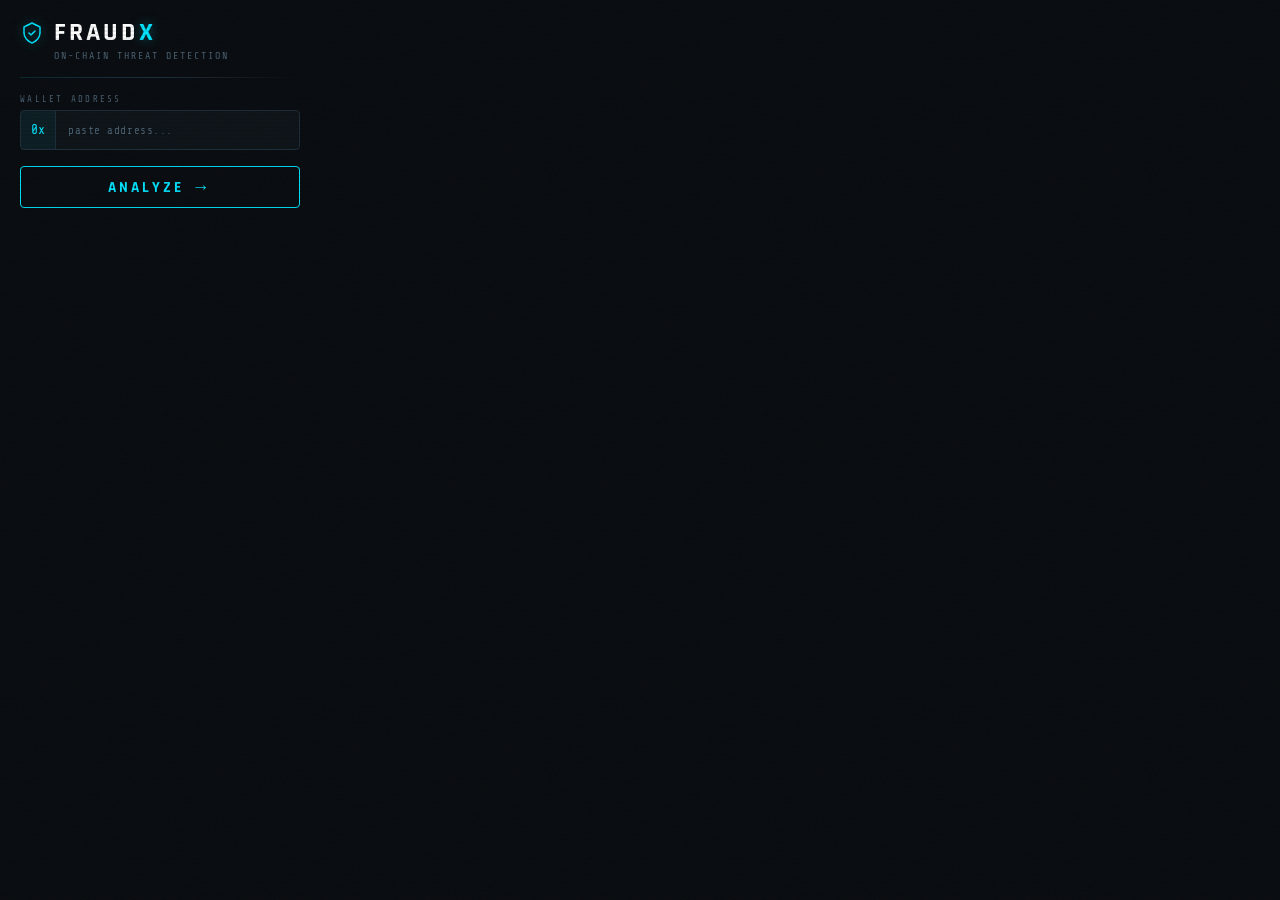
<file: extension/popup.html>
<!doctype html>
<html>
  <head>
    <link rel="stylesheet" href="style.css" />
    <link
      href="https://fonts.googleapis.com/css2?family=Share+Tech+Mono&family=Rajdhani:wght@500;700&display=swap"
      rel="stylesheet"
    />
  </head>
  <body>
    <div class="scanline"></div>
    <div class="noise"></div>

    <div class="container">
      <div class="header">
        <div class="logo-wrap">
          <svg
            class="shield-icon"
            viewBox="0 0 24 24"
            fill="none"
            xmlns="http://www.w3.org/2000/svg"
          >
            <path
              d="M12 2L4 6V12C4 16.418 7.582 20.45 12 22C16.418 20.45 20 16.418 20 12V6L12 2Z"
              stroke="currentColor"
              stroke-width="1.5"
              stroke-linejoin="round"
            />
            <path
              d="M9 12L11 14L15 10"
              stroke="currentColor"
              stroke-width="1.5"
              stroke-linecap="round"
              stroke-linejoin="round"
            />
          </svg>
          <h1>FRAUD<span>X</span></h1>
        </div>
        <p class="tagline">On-chain threat detection</p>
      </div>

      <div class="divider"></div>

      <div class="input-group">
        <label>WALLET ADDRESS</label>
        <div class="input-wrap">
          <span class="input-prefix">0x</span>
          <input
            id="wallet"
            placeholder="paste address..."
            autocomplete="off"
            spellcheck="false"
          />
        </div>
      </div>

      <button id="analyzeBtn">
        <span class="btn-text">ANALYZE</span>
        <span class="btn-icon">&#8594;</span>
        <div class="btn-glow"></div>
      </button>

      <div id="result" class="result hidden">
        <div class="result-label">RISK SCORE</div>
        <div class="result-score" id="scoreValue">--</div>
        <div class="result-bar-wrap">
          <div class="result-bar" id="scoreBar"></div>
        </div>
        <div class="result-status" id="statusText"></div>
      </div>
    </div>

    <script src="popup.js"></script>
  </body>
</html>
</file>
<file: extension/style.css>
@import url("https://fonts.googleapis.com/css2?family=Share+Tech+Mono&family=Rajdhani:wght@500;700&display=swap");

*,
*::before,
*::after {
  box-sizing: border-box;
  margin: 0;
  padding: 0;
}

:root {
  --bg: #080c10;
  --surface: #0d1318;
  --border: #1e2d3a;
  --accent: #00e5ff;
  --accent-dim: rgba(0, 229, 255, 0.12);
  --accent-glow: rgba(0, 229, 255, 0.35);
  --danger: #ff3b5c;
  --warning: #ffb020;
  --safe: #00e59b;
  --text: #c8d8e4;
  --text-dim: #4a6070;
  --mono: "Share Tech Mono", monospace;
  --display: "Rajdhani", sans-serif;
}

html,
body {
  width: 320px;
  min-height: 100px;
  background: var(--bg);
  color: var(--text);
  font-family: var(--mono);
  overflow: hidden;
  position: relative;
}

/* Scanline overlay */
.scanline {
  pointer-events: none;
  position: fixed;
  inset: 0;
  background: repeating-linear-gradient(
    to bottom,
    transparent,
    transparent 2px,
    rgba(0, 0, 0, 0.08) 2px,
    rgba(0, 0, 0, 0.08) 4px
  );
  z-index: 100;
}

/* Noise texture */
.noise {
  pointer-events: none;
  position: fixed;
  inset: 0;
  opacity: 0.03;
  background-image: url("data:image/svg+xml,%3Csvg viewBox='0 0 200 200' xmlns='http://www.w3.org/2000/svg'%3E%3Cfilter id='n'%3E%3CfeTurbulence type='fractalNoise' baseFrequency='0.9' numOctaves='4' stitchTiles='stitch'/%3E%3C/filter%3E%3Crect width='100%25' height='100%25' filter='url(%23n)'/%3E%3C/svg%3E");
  background-size: 150px 150px;
  z-index: 99;
}

.container {
  padding: 20px 20px 22px;
  display: flex;
  flex-direction: column;
  gap: 16px;
  position: relative;
  z-index: 1;
}

/* Header */
.header {
  display: flex;
  flex-direction: column;
  gap: 4px;
}

.logo-wrap {
  display: flex;
  align-items: center;
  gap: 10px;
}

.shield-icon {
  width: 24px;
  height: 24px;
  color: var(--accent);
  filter: drop-shadow(0 0 6px var(--accent-glow));
  flex-shrink: 0;
}

h1 {
  font-family: var(--display);
  font-size: 26px;
  font-weight: 700;
  letter-spacing: 0.12em;
  color: #ffffff;
  line-height: 1;
}

h1 span {
  color: var(--accent);
  text-shadow: 0 0 12px var(--accent-glow);
}

.tagline {
  font-size: 10px;
  letter-spacing: 0.2em;
  text-transform: uppercase;
  color: var(--text-dim);
  padding-left: 34px;
}

/* Divider */
.divider {
  height: 1px;
  background: linear-gradient(
    to right,
    var(--accent-dim),
    var(--border),
    transparent
  );
}

/* Input group */
.input-group {
  display: flex;
  flex-direction: column;
  gap: 6px;
}

.input-group label {
  font-size: 9px;
  letter-spacing: 0.25em;
  color: var(--text-dim);
}

.input-wrap {
  display: flex;
  align-items: center;
  background: var(--surface);
  border: 1px solid var(--border);
  border-radius: 4px;
  overflow: hidden;
  transition:
    border-color 0.2s,
    box-shadow 0.2s;
}

.input-wrap:focus-within {
  border-color: var(--accent);
  box-shadow:
    0 0 0 2px var(--accent-dim),
    inset 0 0 16px rgba(0, 229, 255, 0.03);
}

.input-prefix {
  padding: 0 10px;
  font-size: 13px;
  color: var(--accent);
  border-right: 1px solid var(--border);
  line-height: 38px;
  background: rgba(0, 229, 255, 0.05);
  user-select: none;
}

input {
  flex: 1;
  background: transparent;
  border: none;
  outline: none;
  color: var(--text);
  font-family: var(--mono);
  font-size: 11px;
  padding: 0 12px;
  height: 38px;
  letter-spacing: 0.05em;
}

input::placeholder {
  color: var(--text-dim);
}

/* Button */
button {
  position: relative;
  display: flex;
  align-items: center;
  justify-content: center;
  gap: 8px;
  width: 100%;
  height: 42px;
  background: transparent;
  border: 1px solid var(--accent);
  border-radius: 4px;
  color: var(--accent);
  font-family: var(--display);
  font-size: 15px;
  font-weight: 700;
  letter-spacing: 0.2em;
  cursor: pointer;
  overflow: hidden;
  transition:
    color 0.2s,
    background 0.2s,
    box-shadow 0.2s;
}

button:hover {
  background: var(--accent-dim);
  box-shadow:
    0 0 20px var(--accent-glow),
    inset 0 0 20px rgba(0, 229, 255, 0.05);
  color: #fff;
}

button:active {
  transform: scale(0.98);
}

.btn-icon {
  font-size: 18px;
  transition: transform 0.2s;
}

button:hover .btn-icon {
  transform: translateX(3px);
}

.btn-glow {
  position: absolute;
  inset: 0;
  background: radial-gradient(
    ellipse at center,
    rgba(0, 229, 255, 0.1) 0%,
    transparent 70%
  );
  opacity: 0;
  transition: opacity 0.2s;
}

button:hover .btn-glow {
  opacity: 1;
}

/* Loading state */
button.loading .btn-text::after {
  content: "";
  display: inline-block;
  width: 12px;
  text-align: left;
  animation: dots 1s steps(3, end) infinite;
}

@keyframes dots {
  0% {
    content: "";
  }
  33% {
    content: ".";
  }
  66% {
    content: "..";
  }
  100% {
    content: "...";
  }
}

/* Result */
.result {
  display: flex;
  flex-direction: column;
  gap: 8px;
  padding: 14px;
  background: var(--surface);
  border: 1px solid var(--border);
  border-radius: 4px;
  animation: fadeSlideIn 0.3s ease;
}

.result.hidden {
  display: none;
}

@keyframes fadeSlideIn {
  from {
    opacity: 0;
    transform: translateY(-6px);
  }
  to {
    opacity: 1;
    transform: translateY(0);
  }
}

.result-label {
  font-size: 9px;
  letter-spacing: 0.25em;
  color: var(--text-dim);
}

.result-score {
  font-family: var(--display);
  font-size: 36px;
  font-weight: 700;
  line-height: 1;
  color: #fff;
  transition: color 0.4s;
}

.result-bar-wrap {
  height: 4px;
  background: rgba(255, 255, 255, 0.06);
  border-radius: 2px;
  overflow: hidden;
}

.result-bar {
  height: 100%;
  width: 0%;
  border-radius: 2px;
  transition:
    width 0.8s cubic-bezier(0.16, 1, 0.3, 1),
    background 0.4s;
}

.result-status {
  font-size: 10px;
  letter-spacing: 0.15em;
  text-transform: uppercase;
  font-weight: 500;
}
</file>
